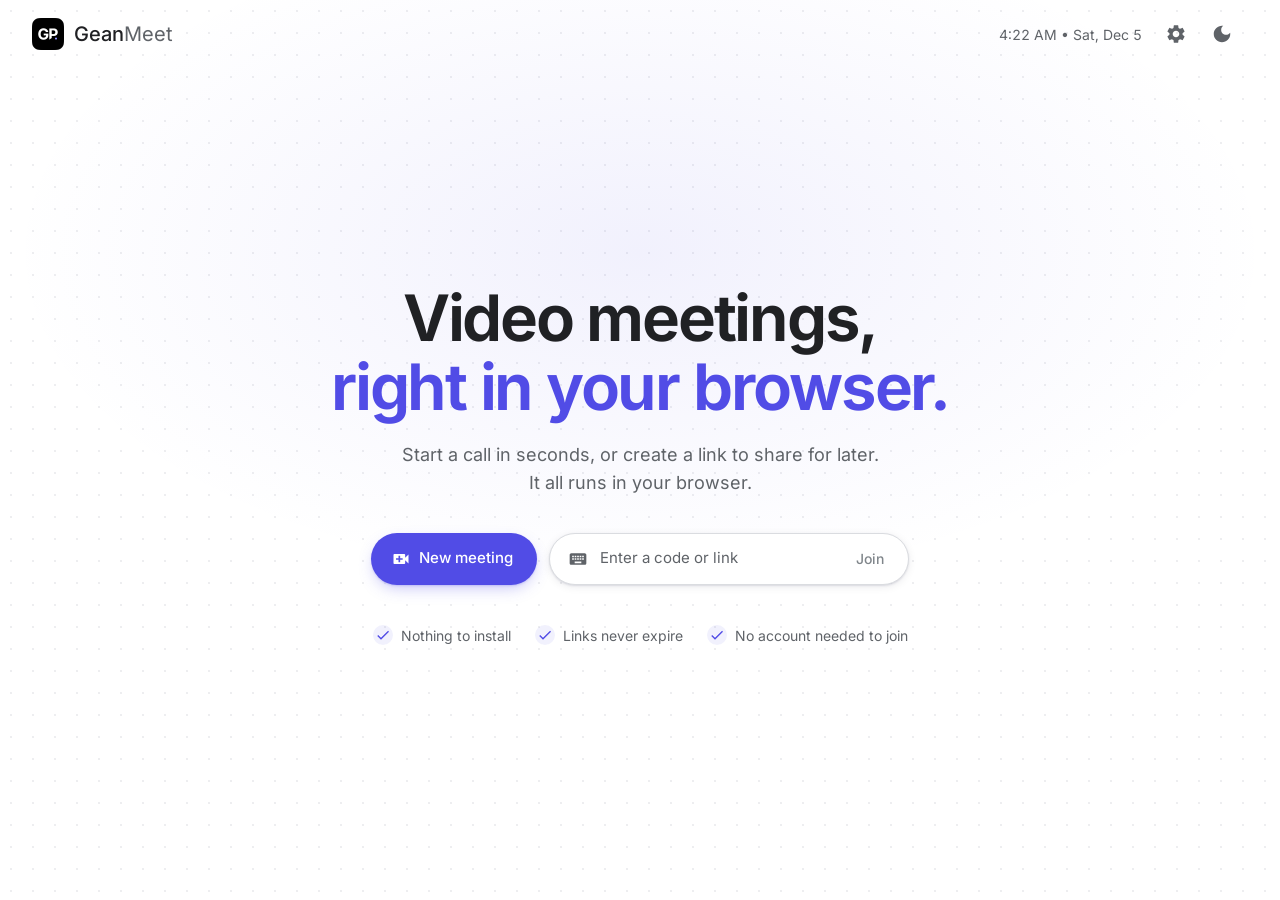
<file: index.html>
<!doctype html>
<html lang="en">
  <head>
    <meta charset="UTF-8" />
    <meta name="viewport" content="width=device-width, initial-scale=1.0, viewport-fit=cover" />
    <meta name="color-scheme" content="light dark" />
    <meta name="theme-color" media="(prefers-color-scheme: light)" content="#ffffff" />
    <meta name="theme-color" media="(prefers-color-scheme: dark)" content="#202124" />
    <meta name="description" content="Free video meetings in your browser. No downloads, just a link you can share." />
    <title>GeanMeet</title>
    <link rel="icon" href="/favicon.ico" sizes="16x16 32x32 48x48" />
    <link rel="icon" href="/favicon-32.png" type="image/png" sizes="32x32" />
    <link rel="icon" href="/favicon-16.png" type="image/png" sizes="16x16" />
    <link rel="apple-touch-icon" href="/apple-touch-icon.png" />
    <link rel="manifest" href="/manifest.json" />
    <script>
      // Apply the saved theme before first paint to avoid a flash.
      (function () {
        try {
          var t = (localStorage.getItem('pm.theme') || '').replace(/"/g, '');
          if (t === 'light' || t === 'dark') document.documentElement.dataset.theme = t;
        } catch (e) { /* private mode */ }
      })();
    </script>
    <script src="https://js.puter.com/v2/"></script>
    <script type="module" crossorigin src="/assets/geanmeet.js"></script>
    <link rel="stylesheet" href="/assets/geanmeet.css">
  </head>
  <body>
    <div id="app" class="app"></div>
    <div id="toasts" class="toasts" role="status" aria-live="polite"></div>
  </body>
</html>
</file>
<file: assets/geanmeet.css>
@font-face{font-family:Inter Variable;font-style:normal;font-display:swap;font-weight:100 900;src:url(/assets/inter-cyrillic-ext-wght-normal-BOeWTOD4.woff2) format("woff2-variations");unicode-range:U+0460-052F,U+1C80-1C8A,U+20B4,U+2DE0-2DFF,U+A640-A69F,U+FE2E-FE2F}@font-face{font-family:Inter Variable;font-style:normal;font-display:swap;font-weight:100 900;src:url(/assets/inter-cyrillic-wght-normal-DqGufNeO.woff2) format("woff2-variations");unicode-range:U+0301,U+0400-045F,U+0490-0491,U+04B0-04B1,U+2116}@font-face{font-family:Inter Variable;font-style:normal;font-display:swap;font-weight:100 900;src:url(/assets/inter-greek-ext-wght-normal-DlzME5K_.woff2) format("woff2-variations");unicode-range:U+1F00-1FFF}@font-face{font-family:Inter Variable;font-style:normal;font-display:swap;font-weight:100 900;src:url(/assets/inter-greek-wght-normal-CkhJZR-_.woff2) format("woff2-variations");unicode-range:U+0370-0377,U+037A-037F,U+0384-038A,U+038C,U+038E-03A1,U+03A3-03FF}@font-face{font-family:Inter Variable;font-style:normal;font-display:swap;font-weight:100 900;src:url(/assets/inter-vietnamese-wght-normal-CBcvBZtf.woff2) format("woff2-variations");unicode-range:U+0102-0103,U+0110-0111,U+0128-0129,U+0168-0169,U+01A0-01A1,U+01AF-01B0,U+0300-0301,U+0303-0304,U+0308-0309,U+0323,U+0329,U+1EA0-1EF9,U+20AB}@font-face{font-family:Inter Variable;font-style:normal;font-display:swap;font-weight:100 900;src:url(/assets/inter-latin-ext-wght-normal-DO1Apj_S.woff2) format("woff2-variations");unicode-range:U+0100-02BA,U+02BD-02C5,U+02C7-02CC,U+02CE-02D7,U+02DD-02FF,U+0304,U+0308,U+0329,U+1D00-1DBF,U+1E00-1E9F,U+1EF2-1EFF,U+2020,U+20A0-20AB,U+20AD-20C0,U+2113,U+2C60-2C7F,U+A720-A7FF}@font-face{font-family:Inter Variable;font-style:normal;font-display:swap;font-weight:100 900;src:url(/assets/inter-latin-wght-normal-Dx4kXJAl.woff2) format("woff2-variations");unicode-range:U+0000-00FF,U+0131,U+0152-0153,U+02BB-02BC,U+02C6,U+02DA,U+02DC,U+0304,U+0308,U+0329,U+2000-206F,U+20AC,U+2122,U+2191,U+2193,U+2212,U+2215,U+FEFF,U+FFFD}:root{color-scheme:light;--brand: #514ce6;--accent: #514ce6;--accent-hover: #6863f2;--accent-soft: rgba(81, 76, 230, .08);--accent-contrast: #ffffff;--danger: #ea4335;--danger-hover: #d33427;--danger-soft: rgba(234, 67, 53, .12);--danger-contrast: #ffffff;--danger-text: #c5221f;--success: #34a853;--warning: #f9ab00;--stage-accent: #8a8afc;--stage-accent-ink: #12103c;--bg: #ffffff;--bg-subtle: #f6f8fc;--surface: #ffffff;--surface-2: #f1f3f4;--surface-3: #e8eaed;--surface-raised: #ffffff;--backdrop: rgba(32, 33, 36, .5);--stage-bg: #202124;--stage-tile: #3c4043;--stage-text: #e8eaed;--stage-muted: #9aa0a6;--stage-control: rgba(255, 255, 255, .1);--stage-control-hover: rgba(255, 255, 255, .18);--stage-border: rgba(255, 255, 255, .12);--text: #202124;--text-secondary: #5f6368;--text-tertiary: #80868b;--border: #dadce0;--border-strong: #bdc1c6;--shadow-1: 0 1px 2px rgba(9, 14, 46, .1), 0 2px 8px rgba(9, 14, 46, .08);--shadow-2: 0 2px 6px rgba(9, 14, 46, .12), 0 8px 24px rgba(9, 14, 46, .12);--shadow-3: 0 4px 12px rgba(9, 14, 46, .14), 0 16px 48px rgba(9, 14, 46, .18);--radius-sm: 8px;--radius-md: 16px;--radius-lg: 20px;--radius-xl: 28px;--radius-pill: 999px;--control-size: 48px;--panel-width: 360px;--ease: cubic-bezier(.2, 0, 0, 1);--dur-fast: .12s;--dur: .2s;--dur-slow: .32s;--font: "Inter Variable", "Segoe UI", system-ui, -apple-system, Roboto, "Helvetica Neue", sans-serif}:root[data-theme=dark]{color-scheme:dark;--accent: #8a8afc;--accent-hover: #a8a4ff;--accent-soft: rgba(138, 138, 252, .15);--accent-contrast: #12103c;--danger: #f28b82;--danger-hover: #f6aea9;--danger-soft: rgba(242, 139, 130, .15);--danger-contrast: #202124;--danger-text: #f28b82;--success: #81c995;--warning: #fdd663;--bg: #202124;--bg-subtle: #202124;--surface: #292a2d;--surface-2: #3c4043;--surface-3: #44474b;--surface-raised: #303134;--backdrop: rgba(0, 0, 0, .6);--stage-bg: #17181b;--stage-tile: #303134;--text: #e8eaed;--text-secondary: #9aa0a6;--text-tertiary: #80868b;--border: #3c4043;--border-strong: #5f6368;--shadow-1: 0 1px 2px rgba(0, 0, 0, .4), 0 2px 8px rgba(0, 0, 0, .28);--shadow-2: 0 2px 6px rgba(0, 0, 0, .45), 0 8px 24px rgba(0, 0, 0, .32);--shadow-3: 0 4px 12px rgba(0, 0, 0, .5), 0 16px 48px rgba(0, 0, 0, .4)}@media(prefers-color-scheme:dark){:root:not([data-theme]){color-scheme:dark;--accent: #8a8afc;--accent-hover: #a8a4ff;--accent-soft: rgba(138, 138, 252, .15);--accent-contrast: #12103c;--danger: #f28b82;--danger-hover: #f6aea9;--danger-soft: rgba(242, 139, 130, .15);--danger-contrast: #202124;--danger-text: #f28b82;--success: #81c995;--warning: #fdd663;--bg: #202124;--bg-subtle: #202124;--surface: #292a2d;--surface-2: #3c4043;--surface-3: #44474b;--surface-raised: #303134;--backdrop: rgba(0, 0, 0, .6);--stage-bg: #17181b;--stage-tile: #303134;--text: #e8eaed;--text-secondary: #9aa0a6;--text-tertiary: #80868b;--border: #3c4043;--border-strong: #5f6368;--shadow-1: 0 1px 2px rgba(0, 0, 0, .4), 0 2px 8px rgba(0, 0, 0, .28);--shadow-2: 0 2px 6px rgba(0, 0, 0, .45), 0 8px 24px rgba(0, 0, 0, .32);--shadow-3: 0 4px 12px rgba(0, 0, 0, .5), 0 16px 48px rgba(0, 0, 0, .4)}}*,*:before,*:after{box-sizing:border-box}html,body{margin:0;padding:0;height:100%}body{font-family:var(--font);font-size:14px;line-height:1.5;color:var(--text);background:var(--bg);-webkit-font-smoothing:antialiased;overflow:hidden}.app{height:100%;height:100dvh}button{font:inherit;color:inherit;border:none;background:none;cursor:pointer;padding:0}input,select,textarea{font:inherit;color:inherit}img,video{max-width:100%;display:block}:focus-visible{outline:2px solid var(--accent);outline-offset:2px}::selection{background:var(--accent-soft)}@media(prefers-reduced-motion:reduce){*,*:before,*:after{animation-duration:.01ms!important;animation-iteration-count:1!important;transition-duration:.01ms!important}}.btn{display:inline-flex;align-items:center;justify-content:center;gap:8px;padding:0 24px;height:48px;border-radius:var(--radius-pill);font-weight:500;font-size:15px;white-space:nowrap;transition:background var(--dur-fast) var(--ease),box-shadow var(--dur-fast) var(--ease);user-select:none}.btn:disabled{opacity:.5;cursor:default;pointer-events:none}.btn svg{width:20px;height:20px;flex:none}.btn-primary{background:var(--accent);color:var(--accent-contrast)}.btn-primary:hover{background:var(--accent-hover);box-shadow:var(--shadow-1)}.btn-tonal{background:var(--accent-soft);color:var(--accent)}.btn-tonal:hover{background:var(--accent-soft);filter:brightness(.97)}.btn-outline{background:transparent;color:var(--accent);border:1px solid var(--border)}.btn-outline:hover{background:var(--accent-soft)}.btn-text{background:transparent;color:var(--accent);padding:0 16px}.btn-text:hover{background:var(--accent-soft)}.btn-danger{background:var(--danger);color:#fff}.btn-danger:hover{background:var(--danger-hover)}.icon-btn{display:inline-flex;align-items:center;justify-content:center;width:40px;height:40px;border-radius:50%;color:var(--text-secondary);transition:background var(--dur-fast) var(--ease);flex:none}.icon-btn:hover{background:var(--surface-2)}.icon-btn svg{width:22px;height:22px}.text-field{display:flex;align-items:center;gap:10px;height:48px;padding:0 16px;border:1px solid var(--border-strong);border-radius:var(--radius-sm);background:var(--surface);transition:border-color var(--dur-fast) var(--ease),box-shadow var(--dur-fast) var(--ease)}.text-field:focus-within{border-color:var(--accent);box-shadow:0 0 0 1px var(--accent)}.text-field input{border:none;outline:none;background:none;flex:1;min-width:0;font-size:15px}.text-field input::placeholder{color:var(--text-secondary)}.text-field svg{width:20px;height:20px;color:var(--text-secondary);flex:none}.select-field{display:flex;align-items:center;gap:10px;min-width:0}.select-field svg{width:18px;height:18px;color:var(--text-secondary);flex:none}.select-field select{flex:1;min-width:0;height:40px;padding:0 10px;border-radius:var(--radius-sm);border:1px solid var(--border);background:var(--surface);color:var(--text);cursor:pointer}.avatar{display:inline-flex;align-items:center;justify-content:center;border-radius:50%;color:#fff;font-weight:500;user-select:none;flex:none}.toasts{position:fixed;left:50%;bottom:calc(96px + env(safe-area-inset-bottom,0px));transform:translate(-50%);display:flex;flex-direction:column;align-items:center;gap:8px;z-index:1000;pointer-events:none;width:max-content;max-width:min(90vw,480px)}.toast{background:var(--surface-raised);color:var(--text);border-radius:var(--radius-sm);box-shadow:var(--shadow-2);padding:12px 20px;font-size:14px;display:flex;align-items:center;gap:10px;animation:toast-in var(--dur) var(--ease);pointer-events:none;max-width:100%}.toast svg{width:18px;height:18px;flex:none;color:var(--accent)}.toast .toast-text{min-width:0;overflow-wrap:anywhere}.toast.clickable{pointer-events:auto;cursor:pointer;font:inherit;font-size:14px;text-align:left;border:1px solid var(--border);transition:background var(--dur-fast) var(--ease),transform var(--dur-fast) var(--ease)}.toast.clickable:hover{background:var(--surface-2);transform:translateY(-1px)}.toast.clickable:focus-visible{outline:2px solid var(--accent);outline-offset:2px}.toast.leaving{animation:toast-out var(--dur) var(--ease) forwards}@media(max-width:820px){.toasts{bottom:calc(132px + env(safe-area-inset-bottom,0px))}}@keyframes toast-in{0%{opacity:0;transform:translateY(12px)}to{opacity:1;transform:translateY(0)}}@keyframes toast-out{0%{opacity:1}to{opacity:0;transform:translateY(8px)}}.scroll{overflow-y:auto;scrollbar-width:thin;scrollbar-color:var(--border-strong) transparent}.scroll::-webkit-scrollbar{width:8px}.scroll::-webkit-scrollbar-thumb{background:var(--border-strong);border-radius:4px}.home{height:100%;display:flex;flex-direction:column;background:radial-gradient(900px 480px at 50% 28%,var(--accent-soft),transparent 70%),radial-gradient(circle,var(--home-dot) 1px,transparent 1.5px) 0 0 / 22px 22px,var(--bg)}.home-header{display:flex;align-items:center;justify-content:space-between;padding:14px 32px;flex:none}.home-brand{display:flex;align-items:center;gap:10px;font-size:20px;color:var(--text-secondary);user-select:none}.home-brand img{width:32px;height:32px}.home-brand b{color:var(--text);font-weight:500}.home-header-actions{display:flex;align-items:center;gap:6px}.home-clock{color:var(--text-secondary);font-size:14px;font-variant-numeric:tabular-nums;margin-right:8px;white-space:nowrap}.home-user{display:flex;align-items:center;gap:10px}.home-signin{height:38px;padding:0 18px}.home-user .avatar{width:34px;height:34px;font-size:15px;overflow:hidden}.home-user .avatar img{display:block;width:100%;height:100%;object-fit:cover}.home-user .avatar.is-loading{background:linear-gradient(90deg,var(--surface-3) 25%,var(--surface-2) 50%,var(--surface-3) 75%);background-size:200% 100%;animation:avatar-shimmer 1.4s linear infinite}@keyframes avatar-shimmer{0%{background-position:200% 0}to{background-position:-200% 0}}.home-main{flex:1;display:flex;align-items:center;justify-content:center;gap:clamp(48px,7vw,96px);padding:24px 48px 64px;overflow-y:auto}.home{--home-dot: rgba(9, 14, 46, .07)}:root[data-theme=dark] .home{--home-dot: rgba(255, 255, 255, .06)}@media(prefers-color-scheme:dark){:root:not([data-theme]) .home{--home-dot: rgba(255, 255, 255, .06)}}.home-hero{max-width:540px;min-width:0;animation:home-rise var(--dur-slow) var(--ease) both}.home-hero h1{font-size:clamp(34px,4.4vw,54px);font-weight:650;line-height:1.08;letter-spacing:-.035em;margin:0 0 20px;text-wrap:balance}.home-hero-accent{color:var(--accent)}.home-lede{font-size:18px;line-height:1.55;color:var(--text-secondary);margin:0 0 36px;max-width:480px;text-wrap:pretty}.home-actions{display:flex;align-items:center;gap:12px;flex-wrap:wrap}.home-actions .btn-primary{height:52px;padding:0 24px 0 20px;box-shadow:0 1px 2px #514ce633,0 6px 16px -4px #514ce659}.home-actions .btn-primary:hover{box-shadow:0 1px 2px #514ce640,0 10px 24px -6px #514ce673}.home-new{position:relative}.home-new-menu{top:calc(100% + 8px);left:0;border-radius:var(--radius-md);border:1px solid var(--border);padding:6px}.home-new-menu .menu-item{border-radius:10px;padding:12px 14px}.home-link-note{font-size:14px;color:var(--text-secondary);margin:0;max-width:440px}.home-join{flex:1;min-width:260px;max-width:360px}.home-join .text-field{height:52px;padding:0 6px 0 18px;border-radius:var(--radius-pill);border-color:var(--border);background:var(--surface);box-shadow:var(--shadow-1)}.home-join .text-field:focus-within{border-color:var(--accent);box-shadow:0 0 0 3px var(--accent-soft)}.home-join-btn{height:40px;padding:0 18px;font-size:14px;background:var(--accent-soft);color:var(--accent)}.home-join-btn:hover{background:var(--accent);color:var(--accent-contrast)}.home-join-btn:disabled{background:transparent;color:var(--text-tertiary);opacity:1}.home-features{list-style:none;display:flex;flex-wrap:wrap;gap:10px 24px;margin:40px 0 0;padding:0;color:var(--text-secondary);font-size:14px}.home-features li{display:flex;align-items:center;gap:8px}.home-features svg{width:16px;height:16px;padding:2px;border-radius:50%;background:var(--accent-soft);color:var(--accent);flex:none;box-sizing:content-box}.home-hero:only-child{max-width:720px;margin-block:auto;text-align:center}.home-hero:only-child h1{font-size:clamp(36px,5.4vw,64px)}.home-hero:only-child .home-lede{margin-left:auto;margin-right:auto}.home-hero:only-child .home-actions,.home-hero:only-child .home-features{justify-content:center}.home-hero .home-art-hint{margin:28px 0 0;max-width:none}.home-hero:only-child .home-art-hint{justify-content:center}@keyframes home-rise{0%{opacity:0;transform:translateY(12px)}}@media(max-height:640px){.home-main{align-items:flex-start}}@media(max-width:900px){.home-main{flex-direction:column;gap:40px;justify-content:flex-start;align-items:center;padding:32px 24px 48px}.home-hero{text-align:center}.home-lede{margin-left:auto;margin-right:auto}.home-actions,.home-features{justify-content:center}}@media(max-width:520px){.home-header{padding:10px 12px 10px 16px;gap:8px}.home-header-actions{gap:0}.home-brand{gap:8px;font-size:18px}.home-brand img{width:28px;height:28px}.home-signin{padding:0 14px;margin-left:4px}.home-clock{display:none}.home-actions{flex-direction:column;align-items:stretch}.home-join{max-width:none;min-width:0}.home-actions .btn-primary{width:100%}.home-features{flex-direction:column;align-items:center}}.home-agenda{flex:none;width:min(44vw,460px);min-width:0;align-self:stretch;display:flex;flex-direction:column;justify-content:center}.agenda{display:flex;flex-direction:column;background:var(--surface);border:1px solid var(--border);border-radius:var(--radius-lg);box-shadow:var(--shadow-1);overflow:hidden;max-height:min(640px,calc(100vh - 160px))}.agenda-head{display:flex;align-items:center;justify-content:space-between;gap:8px;padding:16px 12px 8px 20px}.agenda-heading{display:flex;align-items:baseline;gap:10px;min-width:0}.agenda-title{font-size:20px;font-weight:500;margin:0;white-space:nowrap}.agenda-subtitle{color:var(--text-secondary);font-size:14px;white-space:nowrap;overflow:hidden;text-overflow:ellipsis}.agenda-nav{display:flex;align-items:center;gap:2px;flex:none}.agenda-today{height:36px;padding:0 12px;font-size:14px}.agenda-today:disabled{opacity:.45}.agenda-nav .icon-btn{width:36px;height:36px}.agenda-strip{display:grid;grid-template-columns:repeat(7,1fr);gap:2px;padding:0 12px 12px;border-bottom:1px solid var(--border)}.agenda-day{display:flex;flex-direction:column;align-items:center;gap:2px;padding:6px 0 4px;border-radius:var(--radius-sm);color:var(--text-secondary);transition:background var(--dur-fast) var(--ease)}.agenda-day:hover{background:var(--surface-2)}.agenda-day:focus-visible{outline:2px solid var(--accent);outline-offset:1px}.agenda-dow{font-size:11px;font-weight:500;letter-spacing:.4px;text-transform:uppercase}.agenda-dom{display:inline-flex;align-items:center;justify-content:center;width:32px;height:32px;border-radius:50%;font-size:15px;color:var(--text);transition:background var(--dur-fast) var(--ease),color var(--dur-fast) var(--ease)}.agenda-day.is-today .agenda-dow,.agenda-day.is-today .agenda-dom{color:var(--accent);font-weight:600}.agenda-day.is-selected .agenda-dom{background:var(--accent);color:var(--accent-contrast);font-weight:500}.agenda-dot{width:5px;height:5px;border-radius:50%;background:transparent}.agenda-day.has-meetings .agenda-dot{background:var(--accent)}.agenda-day.is-selected.has-meetings .agenda-dot{background:var(--text-secondary)}.agenda-body{flex:1;min-height:132px;overflow-y:auto;padding:12px 12px 4px;scrollbar-width:thin}.agenda-section+.agenda-section{margin-top:10px}.agenda-section-title{font-size:12px;font-weight:500;letter-spacing:.3px;text-transform:uppercase;color:var(--text-tertiary);margin:4px 8px 6px}.agenda-list{list-style:none;margin:0;padding:0;display:flex;flex-direction:column;gap:8px}.agenda-item{display:flex;align-items:center;gap:12px;padding:12px 12px 12px 16px;border-radius:var(--radius-md);background:var(--surface-2)}.agenda-item.is-now{background:var(--accent-soft)}.agenda-item.is-past{background:transparent;border:1px dashed var(--border)}.agenda-item.is-past .agenda-item-main{opacity:.7}.agenda-item-main{flex:1;min-width:0;display:flex;flex-direction:column;gap:2px}.agenda-item-time{display:flex;align-items:center;gap:8px;font-size:13px;color:var(--text-secondary);white-space:nowrap;min-width:0}.agenda-badge{display:inline-flex;align-items:center;height:18px;padding:0 7px;border-radius:var(--radius-pill);background:var(--surface-3);color:var(--text);font-size:11px;font-weight:500;letter-spacing:.2px}.agenda-badge.is-now{background:var(--accent);color:var(--accent-contrast)}.agenda-item-title{font-size:15px;font-weight:500;color:var(--text);overflow:hidden;text-overflow:ellipsis;white-space:nowrap}.agenda-item-meta{font-size:12px;color:var(--text-tertiary)}.agenda-join{height:36px;padding:0 14px;font-size:14px;flex:none;text-decoration:none}.agenda-join svg{width:18px;height:18px}.agenda-empty{display:flex;flex-direction:column;align-items:flex-start;gap:10px;padding:12px 8px 16px}.agenda-empty-title{font-size:15px;color:var(--text);margin:0}.agenda-empty-hint{font-size:13px;color:var(--text-secondary);margin:0;max-width:380px}.agenda-open-calendar{height:40px;padding:0 18px;font-size:14px}.agenda-next{display:flex;align-items:center;gap:12px;width:100%;text-align:left;padding:10px 10px 10px 14px;border-radius:var(--radius-md);background:var(--surface-2);color:var(--text);transition:background var(--dur-fast) var(--ease)}.agenda-next:hover{background:var(--surface-3)}.agenda-next svg{width:20px;height:20px;color:var(--text-secondary);flex:none;margin-left:auto}.agenda-next-label{font-size:11px;font-weight:600;letter-spacing:.4px;text-transform:uppercase;color:var(--accent);flex:none}.agenda-next-body{display:flex;flex-direction:column;gap:1px;min-width:0}.agenda-next-when{font-size:12px;color:var(--text-secondary);white-space:nowrap}.agenda-next-title{font-size:14px;font-weight:500;overflow:hidden;text-overflow:ellipsis;white-space:nowrap}.agenda-item.is-skeleton{pointer-events:none}.agenda-item.is-skeleton .agenda-item-time,.agenda-item.is-skeleton .agenda-item-title,.agenda-item.is-skeleton .agenda-join{border-radius:6px;background:linear-gradient(90deg,var(--surface-3) 25%,var(--surface-2) 50%,var(--surface-3) 75%);background-size:200% 100%;animation:agenda-shimmer 1.4s linear infinite}.agenda-item.is-skeleton .agenda-item-time{height:12px;width:38%}.agenda-item.is-skeleton .agenda-item-title{height:16px;width:70%;margin-top:4px}.agenda-item.is-skeleton .agenda-join{width:72px;border-radius:var(--radius-pill)}@keyframes agenda-shimmer{0%{background-position:200% 0}to{background-position:-200% 0}}.agenda-foot{display:flex;align-items:center;gap:10px;padding:6px 8px 6px 20px;border-top:1px solid var(--border);font-size:12px;color:var(--text-tertiary)}.agenda-source{display:inline-flex;align-items:center;gap:6px}.agenda-source svg{width:16px;height:16px}.agenda-status{flex:1;min-width:0;overflow:hidden;text-overflow:ellipsis;white-space:nowrap;text-align:right}.agenda-refresh{width:32px;height:32px}.agenda-refresh svg{width:18px;height:18px}.agenda-refresh.is-spinning svg{animation:agenda-spin .9s linear infinite}@keyframes agenda-spin{to{transform:rotate(360deg)}}.home-art-hint{display:flex;align-items:flex-start;gap:8px;max-width:320px;margin:14px auto 0;text-align:left;color:var(--text-tertiary);font-size:13px;line-height:1.4}.home-art-hint svg{width:16px;height:16px;flex:none;margin-top:1px}@media(max-width:900px){.home-agenda{width:100%;max-width:560px}.agenda{max-height:none}.agenda-body{overflow:visible}}@media(max-width:520px){.agenda-head{padding:12px 8px 6px 16px}.agenda-subtitle{display:none}.agenda-item{padding:10px 10px 10px 14px}.agenda-join{padding:0 12px}}.prejoin{height:100%;display:flex;flex-direction:column;background:var(--bg)}.prejoin-main{flex:1;display:flex;align-items:center;justify-content:center;gap:48px;padding:16px 48px 48px;overflow-y:auto}.prejoin-preview{flex:1;max-width:740px;min-width:0}.prejoin-video{position:relative;aspect-ratio:16 / 9;border-radius:var(--radius-md);background:var(--stage-bg);overflow:hidden;box-shadow:var(--shadow-1)}.prejoin-video video{width:100%;height:100%;object-fit:cover;transform:scaleX(-1)}.prejoin-video .video-off-note{position:absolute;inset:0;display:flex;align-items:center;justify-content:center;color:#e8eaed;font-size:20px;text-align:center;padding:0 24px}.prejoin-name-tag{position:absolute;top:12px;left:16px;color:#fff;font-size:14px;text-shadow:0 1px 3px rgba(0,0,0,.7);z-index:2;max-width:calc(100% - 32px);overflow:hidden;text-overflow:ellipsis;white-space:nowrap}.prejoin-video-controls{position:absolute;bottom:12px;left:0;right:0;width:fit-content;margin-inline:auto;display:flex;justify-content:center;gap:10px;z-index:2;padding:6px 10px;border-radius:var(--radius-pill);background:#20212499;backdrop-filter:blur(12px);-webkit-backdrop-filter:blur(12px)}.prejoin-video-controls .round-ctl{background:transparent;border-color:transparent}.prejoin-video-controls .round-ctl:hover:not(.off):not(.active){background:var(--stage-control-hover)}.prejoin-devices{display:flex;gap:10px;margin-top:14px}.prejoin-devices .select-field{flex:1}.prejoin-side{width:380px;flex:none;display:flex;flex-direction:column;align-items:center;text-align:center;gap:10px}.prejoin-side h1{font-size:26px;font-weight:400;margin:0}.prejoin-side .prejoin-sub{color:var(--text-secondary);margin:0 0 8px;overflow-wrap:anywhere}.prejoin-side .text-field{width:100%}.prejoin-side .btn{margin-top:10px;min-width:200px}.prejoin-error{color:var(--danger-text);font-size:13px;min-height:18px;margin:0}.prejoin-back{margin-top:4px}.prejoin-wait-actions{display:flex;flex-wrap:wrap;justify-content:center;gap:0 4px}.prejoin-side .prejoin-wait-actions .btn{min-width:0;margin-top:4px}.round-ctl{width:var(--control-size);height:var(--control-size);border-radius:50%;display:inline-flex;align-items:center;justify-content:center;color:#fff;background:var(--stage-control);border:1px solid rgba(255,255,255,.4);transition:background var(--dur-fast) var(--ease),border-color var(--dur-fast) var(--ease);flex:none;position:relative}.round-ctl:hover{background:var(--stage-control-hover)}.round-ctl svg{width:22px;height:22px}.round-ctl.off{background:var(--danger);border-color:transparent}.round-ctl.off:hover{background:var(--danger-hover)}.round-ctl.active{background:var(--stage-accent);border-color:transparent;color:var(--stage-accent-ink)}.round-ctl:disabled{opacity:.4;cursor:default}@media(max-height:700px){.prejoin-main{align-items:flex-start}}@media(max-width:900px){.prejoin-main{flex-direction:column;gap:24px;padding:12px 20px 32px;justify-content:flex-start;align-items:center}.prejoin-preview{width:100%;max-width:640px}.prejoin-side{width:100%;max-width:480px}}@media(max-width:520px){.prejoin-devices{flex-direction:column}}.meeting{height:100%;display:flex;flex-direction:column;background:var(--stage-bg);color:var(--stage-text);position:relative}.meeting-body{flex:1;display:flex;min-height:0;position:relative}.stage{flex:1;min-width:0;position:relative;padding:16px}.meeting-bar :focus-visible,.tile :focus-visible,.reactions-layer :focus-visible{outline-color:var(--stage-accent)}.grid{position:absolute;inset:16px}.tile{position:absolute;border-radius:var(--radius-md);background:var(--stage-tile);overflow:hidden;transition:top var(--dur-slow) var(--ease),left var(--dur-slow) var(--ease),width var(--dur-slow) var(--ease),height var(--dur-slow) var(--ease)}.tile:after{content:"";position:absolute;inset:0;border-radius:inherit;border:3px solid transparent;pointer-events:none;z-index:2}.tile.speaking:after{border-color:var(--stage-accent)}.tile video{width:100%;height:100%;object-fit:cover;position:absolute;inset:0}.tile.mirrored video{transform:scaleX(-1)}.tile.fit-contain video{object-fit:contain;background:#000}.tile .tile-avatar-wrap{position:absolute;inset:0;display:flex;align-items:center;justify-content:center}.tile .avatar{width:clamp(48px,30%,120px);aspect-ratio:1;height:auto;font-size:clamp(18px,4vw,44px)}.tile-sharing-placeholder{position:absolute;inset:0;display:flex;flex-direction:column;align-items:center;justify-content:center;gap:8px;padding:16px 16px 44px;text-align:center;font-size:13px}.tile-sharing-placeholder>svg{width:32px;height:32px;flex-shrink:0;color:var(--stage-accent)}.tile-sharing-placeholder>span{color:var(--stage-muted)}.tile-name{position:absolute;left:10px;bottom:10px;display:flex;align-items:center;gap:6px;color:#fff;font-size:12.5px;padding:4px 12px;border-radius:var(--radius-pill);background:#0d0f1a8c;backdrop-filter:blur(12px);-webkit-backdrop-filter:blur(12px);z-index:3;max-width:calc(100% - 60px)}.tile-name span{overflow:hidden;text-overflow:ellipsis;white-space:nowrap}.tile-name svg{width:16px;height:16px;flex:none}.tile-name-mic{display:inline-flex;align-items:center;flex:none}.tile-badges{position:absolute;top:10px;right:10px;display:flex;gap:6px;z-index:3}.tile-badge{width:30px;height:30px;border-radius:50%;display:flex;align-items:center;justify-content:center;background:#202124a6;color:#fff}.tile-badge svg{width:16px;height:16px}.tile-badge.muted{color:#f28b82}.tile-badge.hand{background:#fdd663;color:#202124;animation:hand-bounce 1s var(--ease) infinite alternate}.tile-badge.reconnecting{width:auto;padding:0 12px;border-radius:15px;font-size:12px;font-weight:500;white-space:nowrap}.tile.reconnecting video{filter:grayscale(1) brightness(.55)}@keyframes hand-bounce{0%{transform:translateY(0)}to{transform:translateY(-3px)}}.tile-actions{position:absolute;left:50%;top:50%;transform:translate(-50%,-50%);display:flex;align-items:center;justify-content:center;gap:4px;padding:6px;border-radius:999px;background:#20212499;backdrop-filter:blur(8px);-webkit-backdrop-filter:blur(8px);opacity:0;transition:opacity var(--dur-fast) var(--ease);z-index:4}.tile:hover .tile-actions,.tile:focus-within .tile-actions{opacity:1}.tile-action{width:40px;height:40px;border-radius:50%;background:transparent;color:#fff;display:flex;align-items:center;justify-content:center}.tile-action:hover{background:#ffffff24}.tile-action.active{background:var(--stage-accent);color:var(--stage-accent-ink)}.tile-action.active:hover{background:var(--stage-accent);filter:brightness(1.08)}.tile-action svg{width:20px;height:20px}@media(hover:none){.tile-actions{inset:auto 8px 8px auto;transform:none;opacity:1;padding:4px}.tile-action{width:36px;height:36px}}.tile-reaction{position:absolute;left:50%;bottom:16%;transform:translate(-50%);font-size:clamp(28px,20%,56px);z-index:5;animation:tile-react 2.6s var(--ease) forwards;pointer-events:none}@keyframes tile-react{0%{opacity:0;transform:translate(-50%) translateY(10px) scale(.6)}12%{opacity:1;transform:translate(-50%) translateY(0) scale(1.1)}80%{opacity:1;transform:translate(-50%) translateY(-14px) scale(1)}to{opacity:0;transform:translate(-50%) translateY(-28px) scale(.9)}}.reactions-layer{position:absolute;inset:0;overflow:hidden;pointer-events:none;z-index:9}.float-emoji{position:absolute;bottom:-60px;font-size:42px;animation:float-up 3.4s ease-out forwards;will-change:transform,opacity}.float-emoji .float-name{display:block;font-size:11px;color:#fff;background:#202124b3;border-radius:8px;padding:1px 8px;text-align:center;margin-top:2px;max-width:90px;overflow:hidden;text-overflow:ellipsis;white-space:nowrap}@keyframes float-up{0%{transform:translateY(0) scale(.7);opacity:0}10%{opacity:1;transform:translateY(-8vh) scale(1)}to{transform:translateY(-72vh) scale(1.05);opacity:0}}@media(prefers-reduced-motion:reduce){.float-emoji{bottom:14vh;animation:none!important}.tile-reaction{animation:none!important}}.meeting-bar{flex:none;display:grid;grid-template-columns:1fr auto 1fr;align-items:center;gap:8px;padding:12px 16px;padding-bottom:calc(12px + env(safe-area-inset-bottom,0px));min-height:72px}.meeting-meta{display:flex;align-items:center;gap:12px;color:var(--stage-text);font-size:14px;min-width:0;white-space:nowrap}.meeting-meta .sep{width:1px;height:16px;background:var(--stage-border);flex:none}.meeting-meta .meeting-code{overflow:hidden;text-overflow:ellipsis;white-space:nowrap;color:var(--stage-muted)}.code-chip{display:inline-flex;align-items:center;gap:6px;min-width:0;padding:4px 10px;border-radius:var(--radius-pill);color:var(--stage-muted);transition:background var(--dur-fast) var(--ease),color var(--dur-fast) var(--ease)}.code-chip:hover{background:var(--stage-control);color:var(--stage-text)}.code-chip svg{width:14px;height:14px;flex:none;opacity:0;transition:opacity var(--dur-fast) var(--ease)}.code-chip:hover svg,.code-chip:focus-visible svg{opacity:1}.meeting-controls{display:flex;align-items:center;gap:10px;justify-content:center}.meeting-side-controls{display:flex;align-items:center;gap:4px;justify-content:flex-end}.bar-btn{width:44px;height:44px;border-radius:50%;display:inline-flex;align-items:center;justify-content:center;color:var(--stage-text);position:relative;transition:background var(--dur-fast) var(--ease)}.bar-btn:hover{background:var(--stage-control)}.bar-btn.panel-open,.bar-btn.active{background:var(--stage-accent);color:var(--stage-accent-ink)}.bar-btn svg{width:22px;height:22px}.bar-btn .badge{position:absolute;top:2px;right:2px;min-width:16px;height:16px;border-radius:8px;background:var(--danger);color:var(--danger-contrast);font-size:10px;font-weight:700;display:flex;align-items:center;justify-content:center;padding:0 4px}.bar-btn .badge-count{background:var(--stage-text);color:var(--stage-bg);font-weight:600}.leave-btn{width:64px;height:var(--control-size);border-radius:var(--radius-pill);background:var(--danger);color:#fff;display:inline-flex;align-items:center;justify-content:center}.leave-btn:hover{background:var(--danger-hover)}.leave-btn svg{width:24px;height:24px}.reactions-bar{position:absolute;bottom:calc(84px + env(safe-area-inset-bottom,0px));left:50%;translate:-50%;background:var(--surface-raised);border-radius:var(--radius-pill);box-shadow:var(--shadow-2);display:flex;gap:4px;padding:6px 10px;z-index:60;animation:toast-in var(--dur) var(--ease);max-width:calc(100vw - 24px);overflow-x:auto}.reactions-bar button{font-size:24px;width:44px;height:44px;border-radius:50%;transition:transform var(--dur-fast) var(--ease),background var(--dur-fast) var(--ease)}.reactions-bar button:hover{transform:scale(1.2);background:var(--surface-2)}.menu{position:absolute;background:var(--surface-raised);color:var(--text);border-radius:var(--radius-sm);box-shadow:var(--shadow-2);padding:8px 0;min-width:240px;z-index:60;animation:toast-in var(--dur-fast) var(--ease)}.menu-above-bar{bottom:calc(84px + env(safe-area-inset-bottom,0px))}.menu-item{display:flex;align-items:center;gap:14px;width:100%;padding:12px 18px;text-align:left;font-size:14px;color:var(--text)}.menu-item:hover{background:var(--surface-2)}.menu-item svg{width:20px;height:20px;color:var(--text-secondary);flex:none}.menu-sep{border:none;border-top:1px solid var(--border);margin:8px 0}.dialog-backdrop{position:fixed;inset:0;background:var(--backdrop);display:flex;align-items:center;justify-content:center;z-index:100;padding:20px}.dialog:focus-visible{outline:none}.dialog{background:var(--surface-raised);color:var(--text);border-radius:var(--radius-xl);box-shadow:var(--shadow-3);width:min(520px,100%);max-height:min(640px,90vh);display:flex;flex-direction:column;animation:dialog-in var(--dur) var(--ease)}@keyframes dialog-in{0%{opacity:0;transform:translateY(16px) scale(.98)}to{opacity:1;transform:none}}.dialog-header{display:flex;align-items:center;justify-content:space-between;padding:20px 24px 8px}.dialog-header h2{font-size:20px;font-weight:400;margin:0}.dialog-body{padding:8px 24px 24px;overflow-y:auto;display:flex;flex-direction:column;gap:18px}.dialog-body .field-label{display:block;font-size:12px;font-weight:500;color:var(--text-secondary);margin-bottom:6px}.dialog-body .select-field select{height:44px}.nickname-form{display:flex;flex-direction:column;gap:10px}.nickname-form .btn{align-self:flex-start}.nickname-hint{margin:0;color:var(--text-secondary);font-size:13px}.toggle-field{display:flex;align-items:center;justify-content:space-between;gap:16px;cursor:pointer}.toggle-text{display:flex;flex-direction:column;gap:2px}.toggle-title{font-size:14px;color:var(--text)}.toggle-sub{font-size:12px;color:var(--text-secondary)}.switch{appearance:none;flex:none;width:40px;height:22px;margin:0;border-radius:var(--radius-pill);background:var(--border-strong);cursor:pointer;position:relative;transition:background .15s ease}.switch:before{content:"";position:absolute;top:3px;left:3px;width:16px;height:16px;border-radius:50%;background:var(--surface);box-shadow:var(--shadow-1);transition:transform .15s ease}.switch:checked{background:var(--accent)}.switch:checked:before{transform:translate(18px)}.switch:disabled{opacity:.5;cursor:default}.switch:focus-visible{outline:2px solid var(--accent);outline-offset:2px}.effects-dialog{width:min(560px,100%)}.bg-preview{position:relative;aspect-ratio:16 / 9;border-radius:var(--radius-md);overflow:hidden;background:var(--stage-tile);flex:none}.bg-preview video{width:100%;height:100%;object-fit:cover;transform:scaleX(-1);display:block}.bg-preview-note{position:absolute;inset:0;display:flex;align-items:center;justify-content:center;color:var(--stage-muted);font-size:13px;padding:12px;text-align:center}.bg-grid{display:grid;grid-template-columns:repeat(4,1fr);gap:10px}.bg-tile{position:relative;aspect-ratio:16 / 10;border-radius:12px;border:2px solid var(--border);background-color:var(--surface-2);background-size:cover;background-position:center;display:flex;flex-direction:column;align-items:center;justify-content:center;gap:3px;padding:4px;color:var(--text-secondary);overflow:hidden;transition:border-color var(--dur-fast) var(--ease),box-shadow var(--dur-fast) var(--ease)}.bg-tile:hover{border-color:var(--border-strong)}.bg-tile[aria-pressed=true]{border-color:var(--accent);box-shadow:0 0 0 2px var(--accent-soft)}.bg-tile svg{width:22px;height:22px}.bg-tile .bg-tile-label{font-size:11px;line-height:1.2}@media(max-width:480px){.bg-grid{grid-template-columns:repeat(3,1fr)}}.shortcut-list{display:grid;grid-template-columns:auto 1fr;gap:8px 18px;font-size:13px;color:var(--text-secondary)}.shortcut-list kbd{background:var(--surface-2);border:1px solid var(--border);border-radius:6px;padding:1px 8px;font-family:inherit;font-size:12px;color:var(--text);justify-self:start}@media(max-width:820px){.meeting-bar{grid-template-columns:1fr;justify-items:center;gap:6px;padding:8px 8px calc(10px + env(safe-area-inset-bottom,0px))}.meeting-meta{display:none}.meeting-side-controls{justify-content:center}.stage{padding:8px}.grid{inset:8px}:root{--control-size: 44px}.reactions-bar,.menu-above-bar{bottom:calc(116px + env(safe-area-inset-bottom,0px))}}@media(max-width:480px){.meeting-controls{gap:6px}.bar-btn{width:40px;height:40px}}@media(max-width:360px){:root{--control-size: 40px}.meeting-controls{gap:4px}.bar-btn{width:36px;height:36px}.bar-btn svg{width:20px;height:20px}.leave-btn{width:52px}}.side-panel{width:var(--panel-width);flex:none;margin:16px 16px 16px 0;background:var(--surface);color:var(--text);border-radius:var(--radius-lg);display:flex;flex-direction:column;min-height:0;overflow:hidden;box-shadow:var(--shadow-1);animation:panel-in var(--dur) var(--ease)}@keyframes panel-in{0%{opacity:0;transform:translate(24px)}to{opacity:1;transform:none}}.panel-header{display:flex;align-items:center;justify-content:space-between;padding:16px 12px 8px 24px;flex:none}.panel-header h2{font-size:17px;font-weight:400;margin:0}.panel-content{flex:1;min-height:0;display:flex;flex-direction:column;position:relative}.info-panel-body{padding:8px 24px 24px;display:flex;flex-direction:column;gap:16px;overflow-y:auto}.info-panel-body h3{font-size:14px;font-weight:500;margin:0 0 4px}.info-panel-body p{margin:0;font-size:13px;color:var(--text-secondary)}.info-link-box{background:var(--surface-2);border-radius:var(--radius-sm);padding:12px 14px;font-size:13px;overflow-wrap:anywhere;color:var(--text);user-select:all}.info-link-status{display:flex;align-items:center;gap:8px;font-size:13px;font-weight:500}.info-link-dot{width:8px;height:8px;border-radius:50%;flex:none;background:var(--success)}.info-link-health[data-state=refreshing] .info-link-dot{background:var(--warning)}.info-link-health[data-state=failing] .info-link-dot{background:var(--danger)}.info-link-health[data-state=unpublished] .info-link-dot{background:var(--text-tertiary)}.info-link-health p{margin-top:6px}.people-list{flex:1;overflow-y:auto;padding:4px 8px 16px}.people-section-title{font-size:11px;font-weight:700;letter-spacing:.8px;color:var(--text-secondary);text-transform:uppercase;padding:14px 16px 6px}.person-row{display:flex;align-items:center;gap:12px;padding:8px 16px;border-radius:var(--radius-sm)}.person-row:hover{background:var(--surface-2)}.person-row .avatar{width:36px;height:36px;font-size:15px}.person-name{flex:1;min-width:0}.person-name .primary{font-size:14px;overflow:hidden;text-overflow:ellipsis;white-space:nowrap}.person-name .secondary{font-size:12px;color:var(--text-secondary)}.person-icons{display:flex;align-items:center;gap:8px;color:var(--text-secondary)}.person-icons svg{width:18px;height:18px}.person-icons .muted-ic{color:var(--danger)}.person-icons .hand-ic{color:var(--warning)}.person-icons .speaking-ic{color:var(--success)}.chat-notice{margin:8px 24px;padding:10px 14px;background:var(--surface-2);border-radius:var(--radius-sm);font-size:12px;color:var(--text-secondary);flex:none}.chat-messages{flex:1;overflow-y:auto;padding:8px 24px;display:flex;flex-direction:column;gap:2px}.chat-msg{margin-top:14px}.chat-msg.compact{margin-top:2px}.chat-msg-head{display:flex;align-items:baseline;gap:8px;margin-bottom:2px}.chat-msg-head b{font-size:13px;font-weight:500;min-width:0;overflow:hidden;text-overflow:ellipsis;white-space:nowrap}.chat-msg-head time{font-size:11px;color:var(--text-secondary);flex:none}.chat-msg-body{font-size:14px;overflow-wrap:anywhere;white-space:pre-wrap}.chat-link{color:var(--accent);text-decoration:underline;text-underline-offset:2px}.chat-link:hover{color:var(--accent-hover)}.chat-input-row{flex:none;display:flex;align-items:center;gap:4px;margin:8px 16px 16px;background:var(--surface-2);border-radius:var(--radius-pill);padding:4px 6px 4px 18px}.chat-input-row:focus-within{outline:2px solid var(--accent);outline-offset:-1px}.chat-input-row input{flex:1;min-width:0;border:none;background:none;outline:none;font-size:14px;height:40px}.chat-send{color:var(--accent)}.chat-send:disabled{color:var(--text-tertiary)}.chat-jump{position:absolute;bottom:76px;left:50%;translate:-50%;display:inline-flex;align-items:center;gap:6px;height:32px;padding:0 14px;border-radius:var(--radius-pill);background:var(--accent);color:var(--accent-contrast);font-size:12.5px;font-weight:500;box-shadow:var(--shadow-2);z-index:2;animation:toast-in var(--dur-fast) var(--ease)}.chat-jump[hidden]{display:none}.chat-jump:hover{background:var(--accent-hover)}.chat-jump svg{width:16px;height:16px;flex:none}.chat-empty{flex:1;display:flex;flex-direction:column;align-items:center;justify-content:center;gap:8px;color:var(--text-secondary);font-size:13px;text-align:center;padding:24px}.chat-empty svg{width:40px;height:40px;opacity:.5}@media(max-width:820px){.side-panel{position:absolute;inset:auto 0 0;width:100%;height:min(72vh,560px);margin:0;border-radius:var(--radius-lg) var(--radius-lg) 0 0;z-index:50;animation:sheet-in var(--dur-slow) var(--ease);box-shadow:var(--shadow-3);padding-bottom:env(safe-area-inset-bottom,0px)}@keyframes sheet-in{0%{transform:translateY(40%);opacity:0}to{transform:none;opacity:1}}}.pip-window{--control-size: 34px;height:100vh;display:flex;flex-direction:column;overflow:hidden;background:var(--stage-bg);color:var(--stage-text)}.pip-stage{flex:1;min-height:0;position:relative}.pip-grid{position:absolute;inset:6px}.pip-grid .tile-actions{display:none}.pip-grid .tile{border-radius:10px}.pip-grid .tile-name{left:6px;bottom:6px;gap:4px;padding:2px 8px;font-size:11px;max-width:calc(100% - 12px)}.pip-grid .tile-name svg{width:13px;height:13px}.pip-grid .tile-badges{top:6px;right:6px;gap:4px}.pip-grid .tile-badge{width:22px;height:22px}.pip-grid .tile-badge svg{width:13px;height:13px}.pip-grid .tile-badge.reconnecting{width:auto;padding:0 8px;font-size:10px}.pip-grid .tile .avatar{width:clamp(24px,34%,64px);font-size:clamp(11px,5vw,24px)}.pip-count{position:absolute;top:10px;left:10px;z-index:4;padding:2px 8px;border-radius:var(--radius-pill);background:#0d0f1a8c;backdrop-filter:blur(12px);-webkit-backdrop-filter:blur(12px);color:#fff;font-size:11px;font-weight:600}.pip-bar{display:flex;align-items:center;justify-content:center;gap:8px;padding:8px}.pip-bar .round-ctl svg{width:18px;height:18px}.pip-bar .leave-btn{width:52px}.pip-bar .leave-btn svg{width:20px;height:20px}.pip-source{position:fixed;left:0;bottom:0;width:1px;height:1px;opacity:0;pointer-events:none}
</file>
